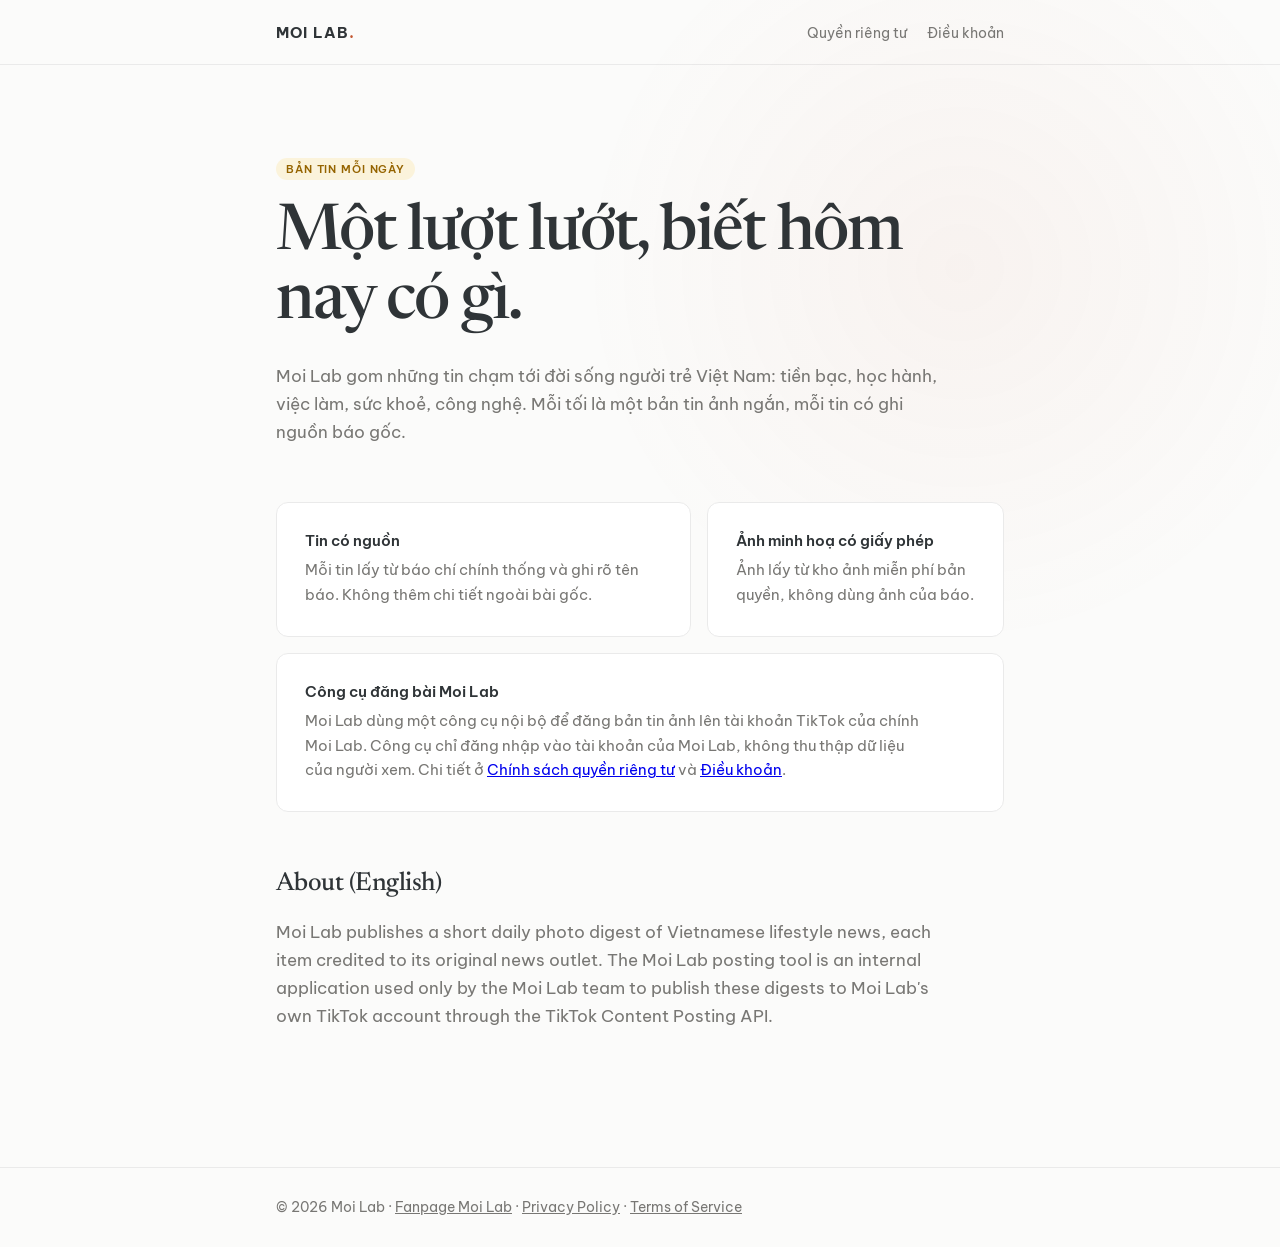
<file: index.html>
<!doctype html>
<html lang="vi">
<head>
<meta charset="utf-8">
<meta name="viewport" content="width=device-width, initial-scale=1">
<title>Moi Lab</title>
<meta name="description" content="Moi Lab: bản tin đời sống ngắn gọn cho người trẻ Việt Nam.">
<link rel="preconnect" href="https://fonts.googleapis.com">
<link rel="preconnect" href="https://fonts.gstatic.com" crossorigin>
<link href="https://fonts.googleapis.com/css2?family=Be+Vietnam+Pro:wght@400;600;700&family=Newsreader:opsz,wght@6..72,500&family=JetBrains+Mono&display=swap" rel="stylesheet">
<link rel="stylesheet" href="style.css">
</head>
<body>
<header><div class="khung"><a class="logo" href="./">MOI LAB<b>.</b></a>
<nav><a href="privacy.html">Quyền riêng tư</a><a href="terms.html">Điều khoản</a></nav></div></header>
<main><div class="khung">
<span class="nhan hien">Bản tin mỗi ngày</span>
<h1 class="hien">Một lượt lướt, biết hôm nay có gì.</h1>
<p class="mo hien">Moi Lab gom những tin chạm tới đời sống người trẻ Việt Nam: tiền bạc, học hành, việc làm, sức khoẻ, công nghệ. Mỗi tối là một bản tin ảnh ngắn, mỗi tin có ghi nguồn báo gốc.</p>
<div class="luoi">
  <div class="the hien"><h3>Tin có nguồn</h3><p>Mỗi tin lấy từ báo chí chính thống và ghi rõ tên báo. Không thêm chi tiết ngoài bài gốc.</p></div>
  <div class="the hien"><h3>Ảnh minh hoạ có giấy phép</h3><p>Ảnh lấy từ kho ảnh miễn phí bản quyền, không dùng ảnh của báo.</p></div>
  <div class="the rong hien"><h3>Công cụ đăng bài Moi Lab</h3><p>Moi Lab dùng một công cụ nội bộ để đăng bản tin ảnh lên tài khoản TikTok của chính Moi Lab. Công cụ chỉ đăng nhập vào tài khoản của Moi Lab, không thu thập dữ liệu của người xem. Chi tiết ở <a href="privacy.html">Chính sách quyền riêng tư</a> và <a href="terms.html">Điều khoản</a>.</p></div>
</div>
<h2 class="hien">About (English)</h2>
<p class="mo hien">Moi Lab publishes a short daily photo digest of Vietnamese lifestyle news, each item credited to its original news outlet. The Moi Lab posting tool is an internal application used only by the Moi Lab team to publish these digests to Moi Lab's own TikTok account through the TikTok Content Posting API.</p>
</div></main>
<footer><div class="khung">© 2026 Moi Lab · <a href="https://www.facebook.com/616102181595777">Fanpage Moi Lab</a> · <a href="privacy.html">Privacy Policy</a> · <a href="terms.html">Terms of Service</a></div></footer>
<script>document.documentElement.classList.add("js");
const io = new IntersectionObserver(es => es.forEach(e => { if (e.isIntersecting) { e.target.classList.add('ro'); io.unobserve(e.target); } }), { threshold: .1 });
document.querySelectorAll('.hien').forEach((el, i) => { el.style.transitionDelay = (i % 6) * 80 + 'ms'; io.observe(el); });
</script>
</body>
</html>
</file>
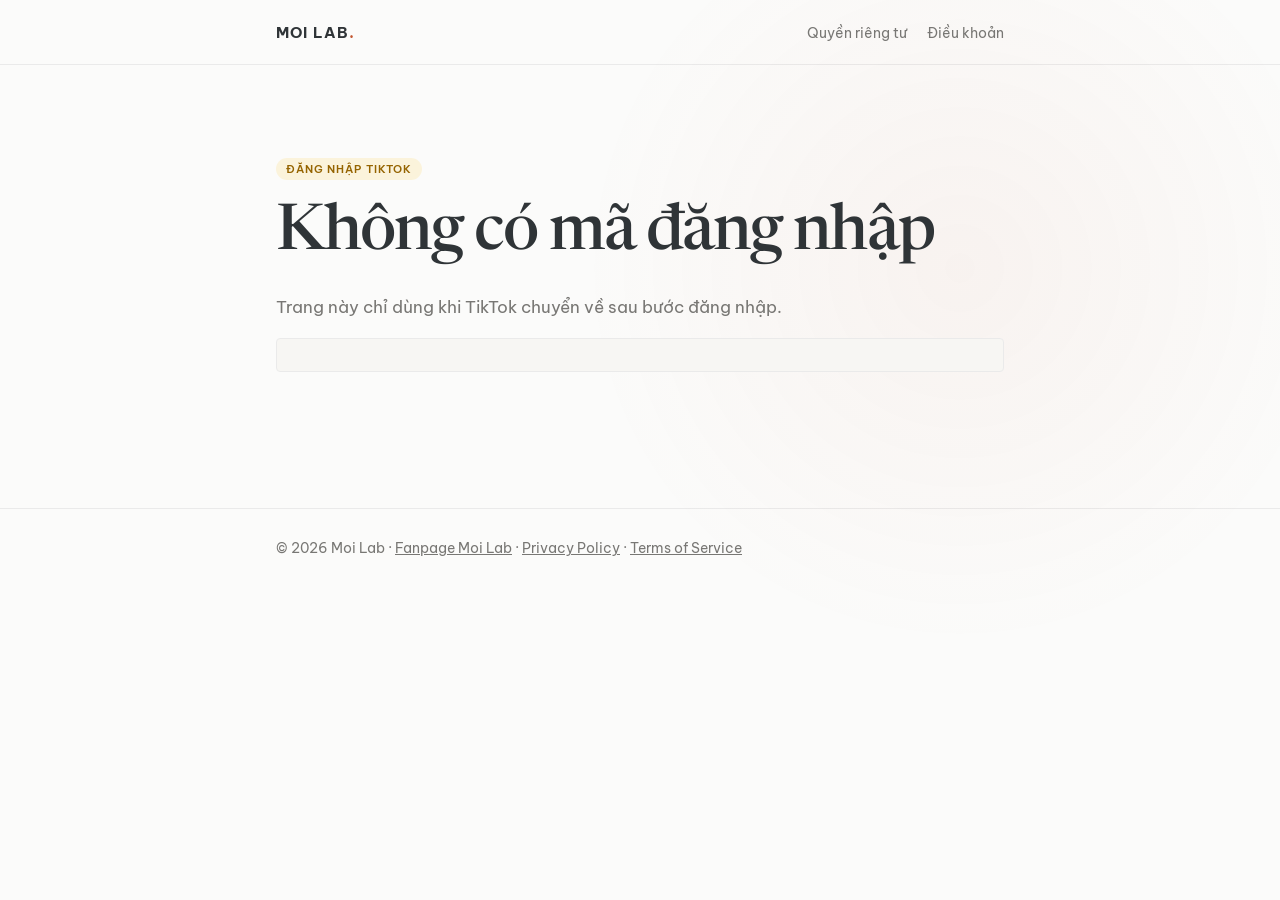
<file: callback.html>
<!doctype html>
<html lang="vi">
<head>
<meta charset="utf-8">
<meta name="viewport" content="width=device-width, initial-scale=1">
<title>Đăng nhập TikTok · Moi Lab</title>
<meta name="description" content="Moi Lab: bản tin đời sống ngắn gọn cho người trẻ Việt Nam.">
<link rel="preconnect" href="https://fonts.googleapis.com">
<link rel="preconnect" href="https://fonts.gstatic.com" crossorigin>
<link href="https://fonts.googleapis.com/css2?family=Be+Vietnam+Pro:wght@400;600;700&family=Newsreader:opsz,wght@6..72,500&family=JetBrains+Mono&display=swap" rel="stylesheet">
<link rel="stylesheet" href="style.css">
</head>
<body>
<header><div class="khung"><a class="logo" href="./">MOI LAB<b>.</b></a>
<nav><a href="privacy.html">Quyền riêng tư</a><a href="terms.html">Điều khoản</a></nav></div></header>
<main><div class="khung">
<span class="nhan hien">Đăng nhập TikTok</span>
<h1 class="hien" id="tieu-de">Đang đọc mã…</h1>
<p class="mo" id="huong-dan"></p>
<code class="ma" id="ma" hidden></code>
<button id="chep" hidden>Chép mã</button>
<script>document.documentElement.classList.add("js");
const q = new URLSearchParams(location.search), ma = q.get('code'), loi = q.get('error');
const $ = id => document.getElementById(id);
if (ma) {
  $('tieu-de').textContent = 'Đã nhận mã đăng nhập';
  $('huong-dan').textContent = 'Chép mã dưới đây gửi cho Claude (hoặc dán vào lệnh "node tiktok-dang.mjs ma <mã>"). Mã chỉ dùng được một lần và hết hạn sau vài phút.';
  $('ma').textContent = ma; $('ma').hidden = $('chep').hidden = false;
  $('chep').onclick = () => navigator.clipboard.writeText(ma).then(() => $('chep').textContent = 'Đã chép');
} else {
  $('tieu-de').textContent = loi ? 'Đăng nhập chưa thành công' : 'Không có mã đăng nhập';
  $('huong-dan').textContent = loi ? `TikTok báo: ${loi} ${q.get('error_description') || ''}` : 'Trang này chỉ dùng khi TikTok chuyển về sau bước đăng nhập.';
}
</script>
</div></main>
<footer><div class="khung">© 2026 Moi Lab · <a href="https://www.facebook.com/616102181595777">Fanpage Moi Lab</a> · <a href="privacy.html">Privacy Policy</a> · <a href="terms.html">Terms of Service</a></div></footer>
<script>document.documentElement.classList.add("js");
const io = new IntersectionObserver(es => es.forEach(e => { if (e.isIntersecting) { e.target.classList.add('ro'); io.unobserve(e.target); } }), { threshold: .1 });
document.querySelectorAll('.hien').forEach((el, i) => { el.style.transitionDelay = (i % 6) * 80 + 'ms'; io.observe(el); });
</script>
</body>
</html>
</file>
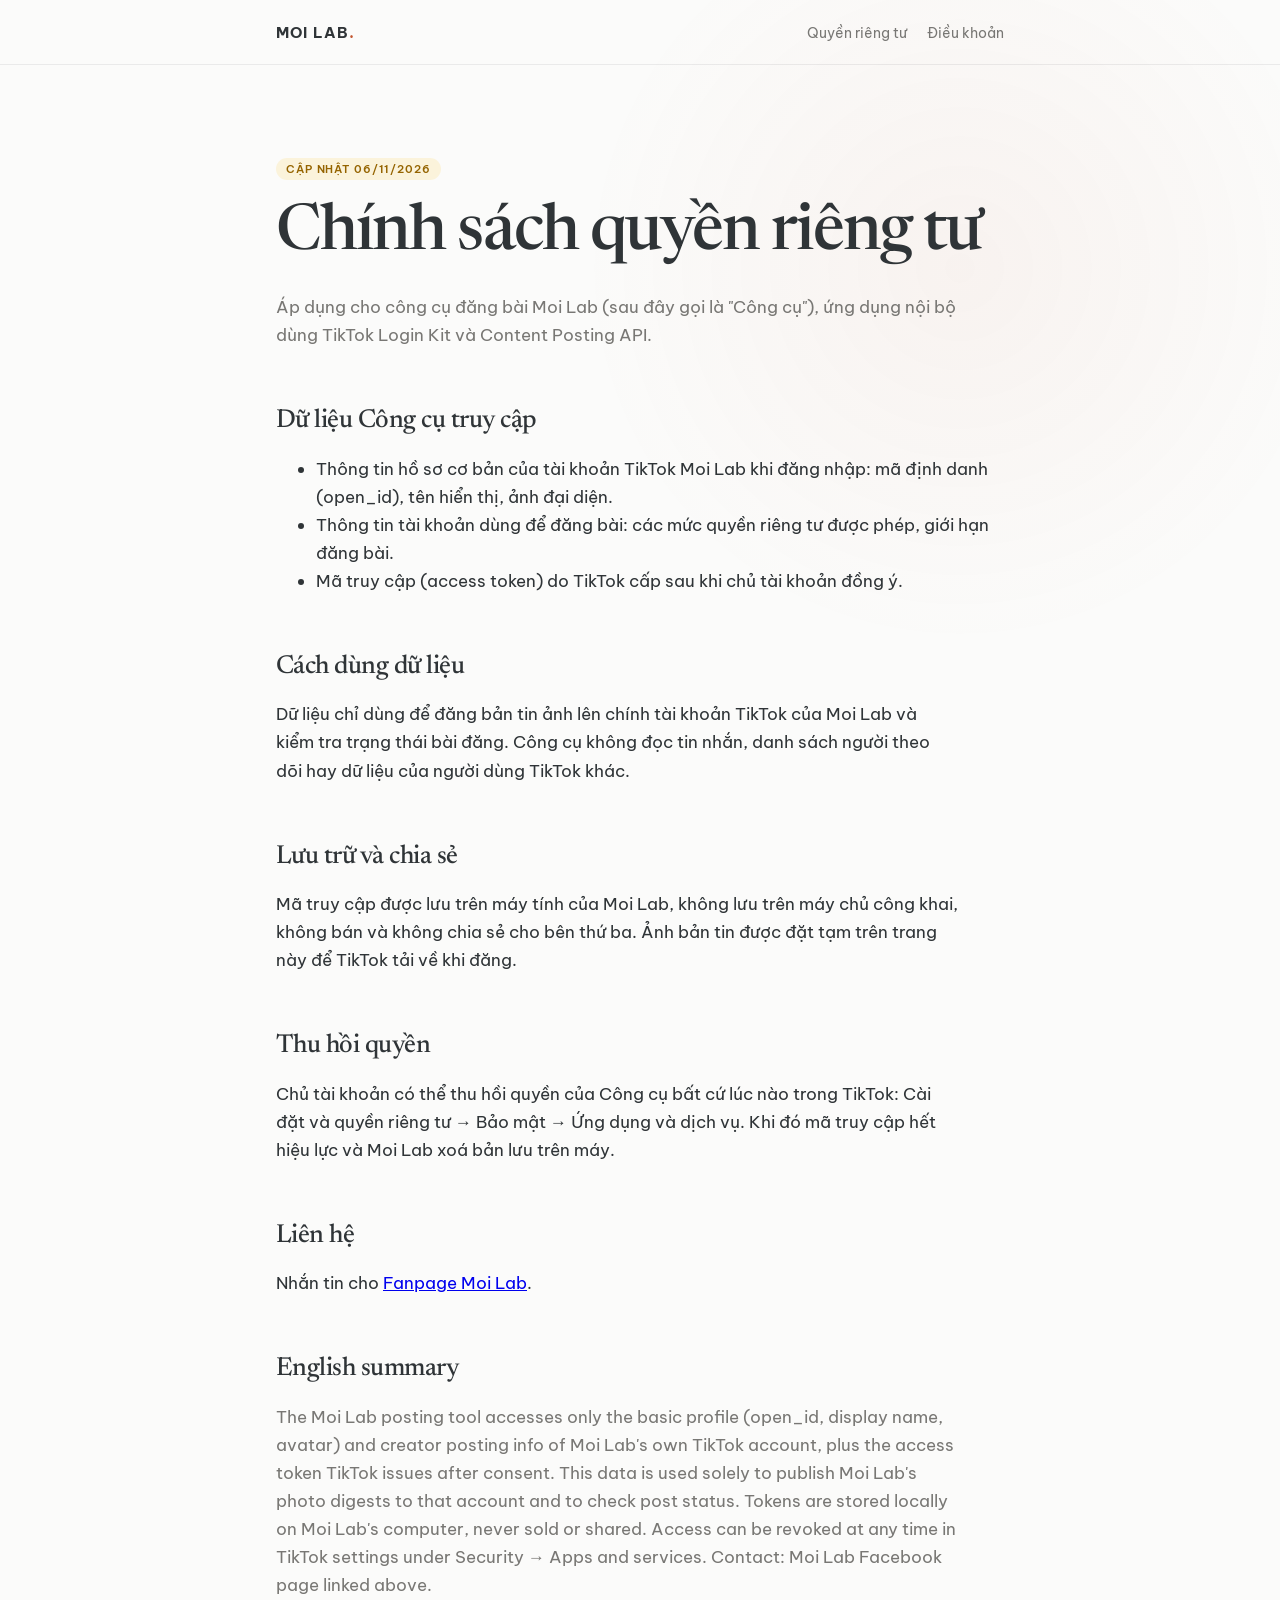
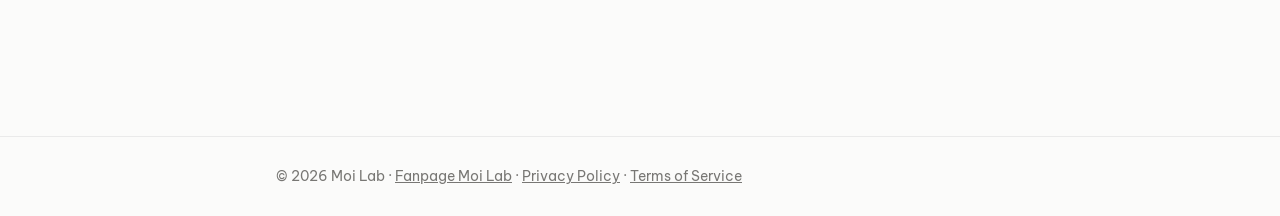
<file: privacy.html>
<!doctype html>
<html lang="vi">
<head>
<meta charset="utf-8">
<meta name="viewport" content="width=device-width, initial-scale=1">
<title>Chính sách quyền riêng tư · Moi Lab</title>
<meta name="description" content="Moi Lab: bản tin đời sống ngắn gọn cho người trẻ Việt Nam.">
<link rel="preconnect" href="https://fonts.googleapis.com">
<link rel="preconnect" href="https://fonts.gstatic.com" crossorigin>
<link href="https://fonts.googleapis.com/css2?family=Be+Vietnam+Pro:wght@400;600;700&family=Newsreader:opsz,wght@6..72,500&family=JetBrains+Mono&display=swap" rel="stylesheet">
<link rel="stylesheet" href="style.css">
</head>
<body>
<header><div class="khung"><a class="logo" href="./">MOI LAB<b>.</b></a>
<nav><a href="privacy.html">Quyền riêng tư</a><a href="terms.html">Điều khoản</a></nav></div></header>
<main><div class="khung">
<span class="nhan hien">Cập nhật 06/11/2026</span>
<h1 class="hien">Chính sách quyền riêng tư</h1>
<p class="mo hien">Áp dụng cho công cụ đăng bài Moi Lab (sau đây gọi là "Công cụ"), ứng dụng nội bộ dùng TikTok Login Kit và Content Posting API.</p>
<h2 class="hien">Dữ liệu Công cụ truy cập</h2>
<ul><li>Thông tin hồ sơ cơ bản của tài khoản TikTok Moi Lab khi đăng nhập: mã định danh (open_id), tên hiển thị, ảnh đại diện.</li>
<li>Thông tin tài khoản dùng để đăng bài: các mức quyền riêng tư được phép, giới hạn đăng bài.</li>
<li>Mã truy cập (access token) do TikTok cấp sau khi chủ tài khoản đồng ý.</li></ul>
<h2 class="hien">Cách dùng dữ liệu</h2>
<p>Dữ liệu chỉ dùng để đăng bản tin ảnh lên chính tài khoản TikTok của Moi Lab và kiểm tra trạng thái bài đăng. Công cụ không đọc tin nhắn, danh sách người theo dõi hay dữ liệu của người dùng TikTok khác.</p>
<h2 class="hien">Lưu trữ và chia sẻ</h2>
<p>Mã truy cập được lưu trên máy tính của Moi Lab, không lưu trên máy chủ công khai, không bán và không chia sẻ cho bên thứ ba. Ảnh bản tin được đặt tạm trên trang này để TikTok tải về khi đăng.</p>
<h2 class="hien">Thu hồi quyền</h2>
<p>Chủ tài khoản có thể thu hồi quyền của Công cụ bất cứ lúc nào trong TikTok: Cài đặt và quyền riêng tư → Bảo mật → Ứng dụng và dịch vụ. Khi đó mã truy cập hết hiệu lực và Moi Lab xoá bản lưu trên máy.</p>
<h2 class="hien">Liên hệ</h2>
<p>Nhắn tin cho <a href="https://www.facebook.com/616102181595777">Fanpage Moi Lab</a>.</p>
<h2 class="hien">English summary</h2>
<p class="mo">The Moi Lab posting tool accesses only the basic profile (open_id, display name, avatar) and creator posting info of Moi Lab's own TikTok account, plus the access token TikTok issues after consent. This data is used solely to publish Moi Lab's photo digests to that account and to check post status. Tokens are stored locally on Moi Lab's computer, never sold or shared. Access can be revoked at any time in TikTok settings under Security → Apps and services. Contact: Moi Lab Facebook page linked above.</p>
</div></main>
<footer><div class="khung">© 2026 Moi Lab · <a href="https://www.facebook.com/616102181595777">Fanpage Moi Lab</a> · <a href="privacy.html">Privacy Policy</a> · <a href="terms.html">Terms of Service</a></div></footer>
<script>document.documentElement.classList.add("js");
const io = new IntersectionObserver(es => es.forEach(e => { if (e.isIntersecting) { e.target.classList.add('ro'); io.unobserve(e.target); } }), { threshold: .1 });
document.querySelectorAll('.hien').forEach((el, i) => { el.style.transitionDelay = (i % 6) * 80 + 'ms'; io.observe(el); });
</script>
</body>
</html>
</file>
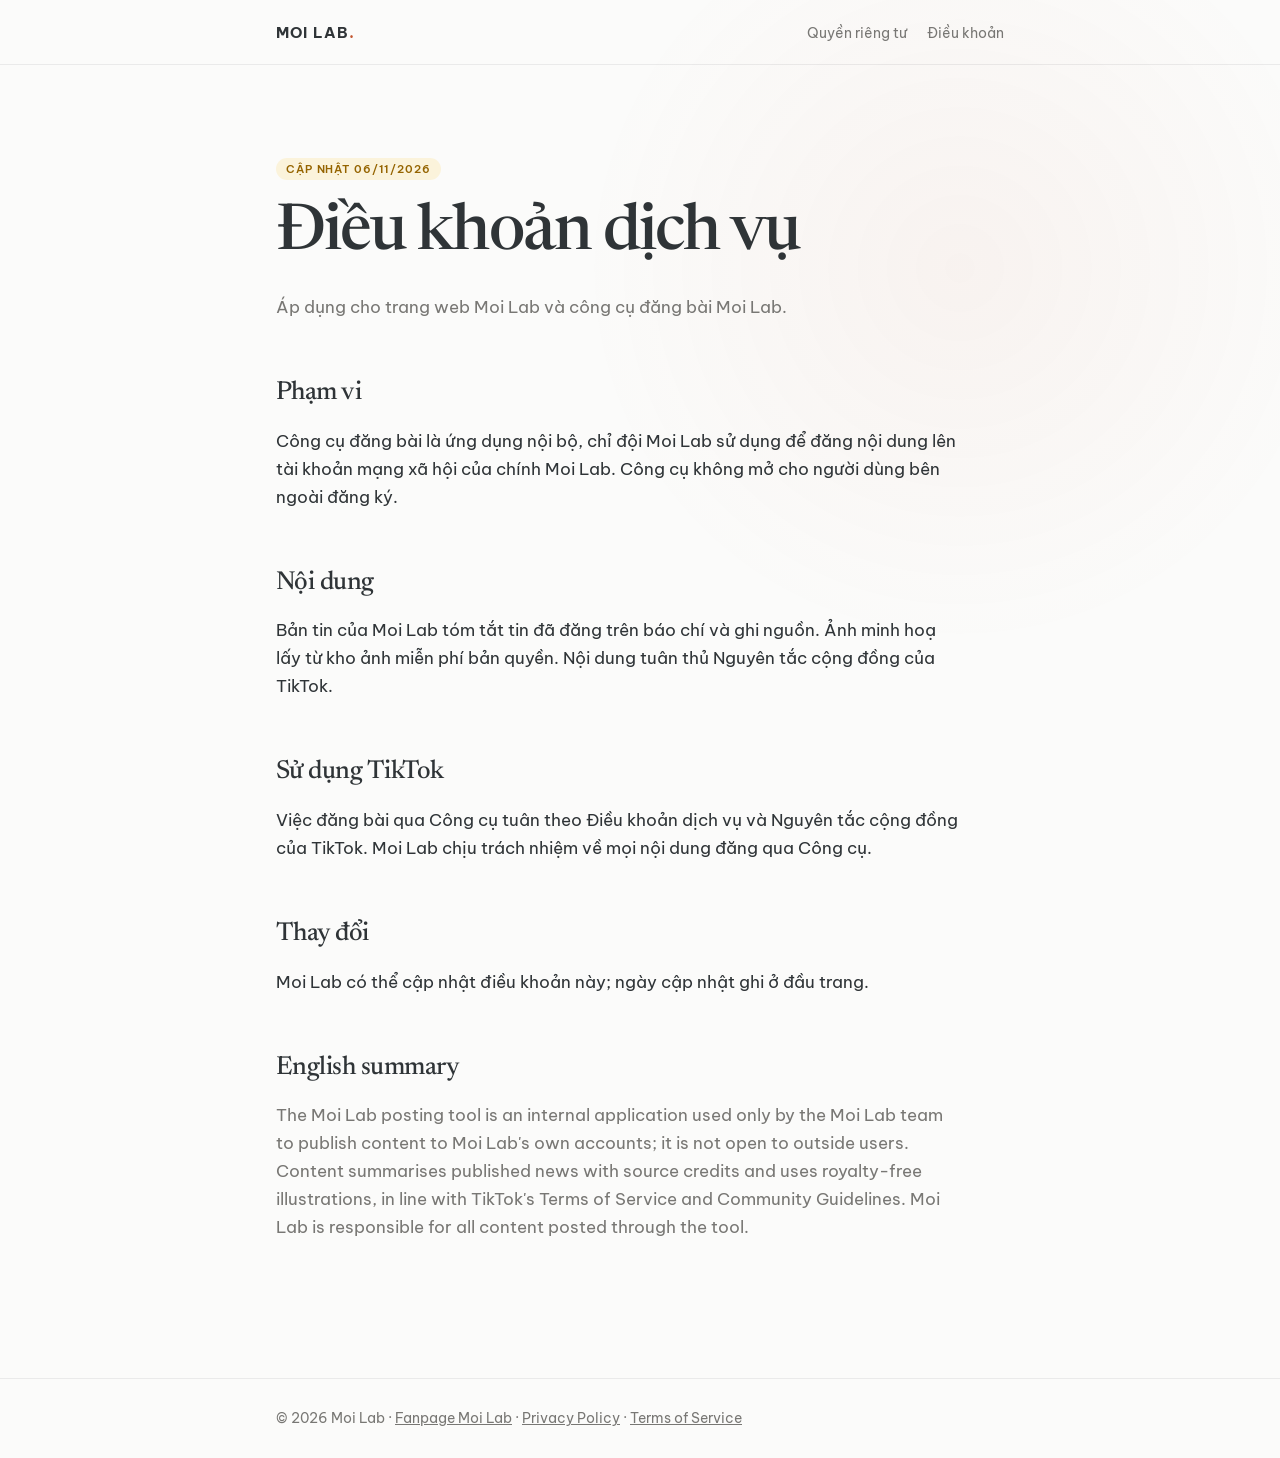
<file: terms.html>
<!doctype html>
<html lang="vi">
<head>
<meta charset="utf-8">
<meta name="viewport" content="width=device-width, initial-scale=1">
<title>Điều khoản dịch vụ · Moi Lab</title>
<meta name="description" content="Moi Lab: bản tin đời sống ngắn gọn cho người trẻ Việt Nam.">
<link rel="preconnect" href="https://fonts.googleapis.com">
<link rel="preconnect" href="https://fonts.gstatic.com" crossorigin>
<link href="https://fonts.googleapis.com/css2?family=Be+Vietnam+Pro:wght@400;600;700&family=Newsreader:opsz,wght@6..72,500&family=JetBrains+Mono&display=swap" rel="stylesheet">
<link rel="stylesheet" href="style.css">
</head>
<body>
<header><div class="khung"><a class="logo" href="./">MOI LAB<b>.</b></a>
<nav><a href="privacy.html">Quyền riêng tư</a><a href="terms.html">Điều khoản</a></nav></div></header>
<main><div class="khung">
<span class="nhan hien">Cập nhật 06/11/2026</span>
<h1 class="hien">Điều khoản dịch vụ</h1>
<p class="mo hien">Áp dụng cho trang web Moi Lab và công cụ đăng bài Moi Lab.</p>
<h2 class="hien">Phạm vi</h2>
<p>Công cụ đăng bài là ứng dụng nội bộ, chỉ đội Moi Lab sử dụng để đăng nội dung lên tài khoản mạng xã hội của chính Moi Lab. Công cụ không mở cho người dùng bên ngoài đăng ký.</p>
<h2 class="hien">Nội dung</h2>
<p>Bản tin của Moi Lab tóm tắt tin đã đăng trên báo chí và ghi nguồn. Ảnh minh hoạ lấy từ kho ảnh miễn phí bản quyền. Nội dung tuân thủ Nguyên tắc cộng đồng của TikTok.</p>
<h2 class="hien">Sử dụng TikTok</h2>
<p>Việc đăng bài qua Công cụ tuân theo Điều khoản dịch vụ và Nguyên tắc cộng đồng của TikTok. Moi Lab chịu trách nhiệm về mọi nội dung đăng qua Công cụ.</p>
<h2 class="hien">Thay đổi</h2>
<p>Moi Lab có thể cập nhật điều khoản này; ngày cập nhật ghi ở đầu trang.</p>
<h2 class="hien">English summary</h2>
<p class="mo">The Moi Lab posting tool is an internal application used only by the Moi Lab team to publish content to Moi Lab's own accounts; it is not open to outside users. Content summarises published news with source credits and uses royalty-free illustrations, in line with TikTok's Terms of Service and Community Guidelines. Moi Lab is responsible for all content posted through the tool.</p>
</div></main>
<footer><div class="khung">© 2026 Moi Lab · <a href="https://www.facebook.com/616102181595777">Fanpage Moi Lab</a> · <a href="privacy.html">Privacy Policy</a> · <a href="terms.html">Terms of Service</a></div></footer>
<script>document.documentElement.classList.add("js");
const io = new IntersectionObserver(es => es.forEach(e => { if (e.isIntersecting) { e.target.classList.add('ro'); io.unobserve(e.target); } }), { threshold: .1 });
document.querySelectorAll('.hien').forEach((el, i) => { el.style.transitionDelay = (i % 6) * 80 + 'ms'; io.observe(el); });
</script>
</body>
</html>
</file>
<file: style.css>
:root {
  --nen: #FBFBFA; --be-mat: #FFFFFF; --vien: #EAEAEA; --chu: #2F3437; --mo: #787774; --cam: #C2552E;
  --serif: 'Newsreader', 'Lyon Text', Georgia, serif;
  --sans: 'Be Vietnam Pro', 'SF Pro Display', 'Helvetica Neue', sans-serif;
  --mono: 'JetBrains Mono', 'SF Mono', monospace;
}
* { box-sizing: border-box; }
body { margin: 0; background: var(--nen); color: var(--chu); font: 17px/1.65 var(--sans); -webkit-font-smoothing: antialiased; }
body::before { content: ''; position: fixed; inset: -20% -10% auto auto; width: 70vw; height: 70vw; pointer-events: none;
  background: radial-gradient(circle, rgba(194, 85, 46, .05), transparent 60%); }
.khung { max-width: 760px; margin: 0 auto; padding: 0 16px; position: relative; }
header { border-bottom: 1px solid var(--vien); }
header .khung { display: flex; align-items: center; justify-content: space-between; height: 64px; }
.logo { font: 700 15px var(--sans); letter-spacing: .08em; color: var(--chu); text-decoration: none; }
.logo b { color: var(--cam); }
nav a { color: var(--mo); text-decoration: none; font-size: 14px; margin-left: 20px; }
nav a:hover { color: var(--chu); }
main { padding: 88px 0 120px; }
h1 { font: 500 clamp(40px, 7vw, 64px)/1.08 var(--serif); letter-spacing: -.03em; margin: 0 0 24px; }
h2 { font: 500 26px/1.25 var(--serif); letter-spacing: -.02em; margin: 56px 0 12px; }
p, li { max-width: 62ch; }
.mo { color: var(--mo); }
.nhan { display: inline-block; font: 600 11px var(--sans); letter-spacing: .08em; text-transform: uppercase;
  background: #FBF3DB; color: #956400; padding: 4px 10px; border-radius: 9999px; margin-bottom: 20px; }
.luoi { display: grid; grid-template-columns: 1.4fr 1fr; gap: 16px; margin-top: 56px; }
.the { background: var(--be-mat); border: 1px solid var(--vien); border-radius: 12px; padding: 28px; transition: box-shadow .2s; }
.the:hover { box-shadow: 0 2px 8px rgba(0, 0, 0, .04); }
.the h3 { font: 600 15px var(--sans); margin: 0 0 8px; }
.the p { margin: 0; color: var(--mo); font-size: 15px; }
.the.rong { grid-column: 1 / -1; }
code, .ma { font-family: var(--mono); font-size: 14px; background: #F7F6F3; border: 1px solid var(--vien); border-radius: 4px; padding: 2px 6px; }
.ma { display: block; padding: 16px; margin: 16px 0; word-break: break-all; }
button { font: 600 15px var(--sans); background: #111; color: #fff; border: 0; border-radius: 6px; padding: 12px 20px; cursor: pointer; }
button:hover { background: #333; } button:active { transform: scale(.98); }
footer { border-top: 1px solid var(--vien); padding: 28px 0; font-size: 14px; color: var(--mo); }
footer a { color: var(--mo); }
.js .hien { opacity: 0; transform: translateY(12px); transition: opacity .6s cubic-bezier(.16, 1, .3, 1), transform .6s cubic-bezier(.16, 1, .3, 1); }
.js .hien.ro { opacity: 1; transform: none; }
@media (max-width: 640px) { .luoi { grid-template-columns: 1fr; } main { padding: 56px 0 80px; } nav a { margin-left: 12px; } }
@media (prefers-reduced-motion: reduce) { .js .hien { opacity: 1; transform: none; transition: none; } }
</file>
